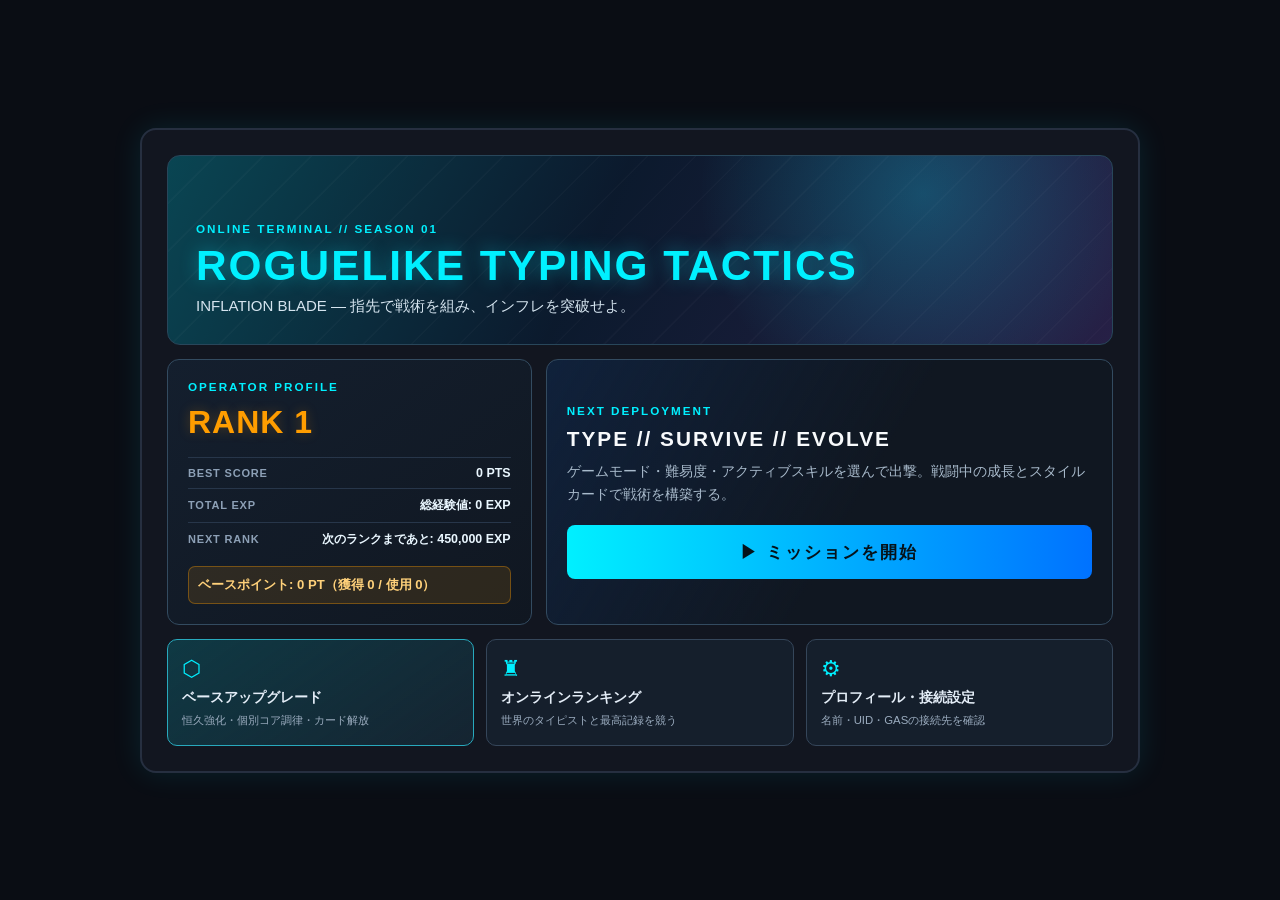
<file: index.html>
<!DOCTYPE html>
<html lang="ja">
<head>
    <meta charset="UTF-8">
    <meta name="viewport" content="width=device-width, initial-scale=1.0">
    <title>ローグライクタイピング：Infration Blade</title>
    <link rel="stylesheet" href="styles.css">
</head>
<body>

<div id="game-container">
    <div id="boss-warning">⚠️ BOSS WARNING ⚠️</div>
    <div id="effect-layer" style="position:absolute; top:0; left:0; width:100%; height:100%; pointer-events:none; z-index:80; overflow:hidden;"></div>

    <!-- 1. ロビー -->
    <div id="lobby-screen" class="screen active">
        <section class="lobby-hero">
            <div class="lobby-eyebrow">ONLINE TERMINAL // SEASON 01</div>
            <h1>ROGUELIKE TYPING TACTICS</h1>
            <p>INFLATION BLADE — 指先で戦術を組み、インフレを突破せよ。</p>
        </section>

        <div class="lobby-grid">
            <article class="lobby-player-card">
                <div class="lobby-card-label">OPERATOR PROFILE</div>
                <div class="lobby-rank" id="lobby-rank">RANK 1</div>
                <div class="lobby-score"><span>BEST SCORE</span><strong id="top-high-score">0 PTS</strong></div>
                <div class="lobby-score"><span>TOTAL EXP</span><strong id="top-total-exp">総経験値: 0 EXP</strong></div>
                <div class="lobby-score"><span>NEXT RANK</span><strong id="top-next-exp">次のランクまであと: 0 EXP</strong></div>
                <div class="lobby-points" id="top-base-points">ベースポイント: 0 PT</div>
            </article>

            <article class="lobby-mission-card">
                <div class="lobby-card-label">NEXT DEPLOYMENT</div>
                <h2>TYPE // SURVIVE // EVOLVE</h2>
                <p>ゲームモード・難易度・アクティブスキルを選んで出撃。戦闘中の成長とスタイルカードで戦術を構築する。</p>
                <button class="lobby-play-btn" type="button" onclick="enterGameSetup()">▶ ミッションを開始</button>
            </article>
        </div>

        <div class="lobby-shortcuts">
            <button class="lobby-shortcut accent" type="button" onclick="openBaseUpgradeOverlay()"><span>⬡</span><b>ベースアップグレード</b><small>恒久強化・個別コア調律・カード解放</small></button>
            <button class="lobby-shortcut" type="button" onclick="openRankingOverlay()"><span>♜</span><b>オンラインランキング</b><small>世界のタイピストと最高記録を競う</small></button>
            <button class="lobby-shortcut" type="button" onclick="openProfileOverlay()"><span>⚙</span><b>プロフィール・接続設定</b><small>名前・UID・GASの接続先を確認</small></button>
        </div>
    </div>

    <!-- 2. 出撃設定画面 -->
    <div id="setup-screen" class="screen">
        <div class="setup-header"><button class="back-lobby-btn" type="button" onclick="backToLobby()">← ロビーへ</button><h1>MISSION CONFIGURATION</h1></div>

        <div class="user-status">
            <div>現在のランク: <span id="top-rank">RANK 1</span></div>
            <div>ベースアップグレードはロビーからいつでも確認できます</div>
        </div>
        
        <div class="setup-section">
            <h3>1. ゲームモード</h3>
            <div class="grid-options modes">
                <button class="btn-opt selected" onclick="setMode('en', this)">英単語</button>
                <button class="btn-opt" onclick="setMode('ja', this)">日本語 (マルチ全対応)</button>
            </div>
        </div>

        <div class="setup-section">
            <h3>2. 難易度</h3>
            <h3>難易度によって、攻撃までの猶予時間と最終スコアの倍率が変化する</h3>
            <div class="grid-options">
                <button class="btn-opt" onclick="setDifficulty('easy', this)">イージー  倍率x0.5<small>攻撃まで15s</small></button>
                <button class="btn-opt selected" onclick="setDifficulty('normal', this)">ノーマル  倍率x1.0<small>攻撃まで5s</small></button>
                <button class="btn-opt" onclick="setDifficulty('hard', this)">ハード  倍率x1.5<small>攻撃まで4s</small></button>
                <button class="btn-opt" onclick="setDifficulty('lunatic', this)">ルナティック  倍率x2.5<small>攻撃まで3s</small></button>
                <button class="btn-opt" onclick="setDifficulty('extra', this)">エクストラ  倍率x1.0<small>攻撃まで5s、250ウェーブの魔境</small></button>
                <button class="btn-opt" onclick="setDifficulty('Phantasm', this)">ファンタズム  倍率x2.5<small>攻撃まで3s、250ウェーブの魔境</small></button>
                <button class="btn-opt endless-option" onclick="setDifficulty('endless', this)">エンドレス  倍率x1.0<small>開始時1体、以後10秒ごとに侵攻。撃破で敵・侵攻速度が強化</small></button>
            </div>
        </div>

        <div class="setup-section">
            <h3>3. アクティブスキル選択</h3>
            <h3>スキルは、TPが最大値の時にスペースかエンターを押して発動可能</h3>
            <div class="grid-options" id="skill-options"></div>
        </div>

        <button class="start-btn" onclick="startGame()">バトル画面へ進む</button>
    </div>

    <!-- 3. バトル画面 -->
    <div id="battle-screen" class="screen">
        <div id="hud-top">
            <div><strong>WAVE:</strong> <span id="hud-wave">1</span> / <span id="hud-max-wave">100</span> | <strong>LV:</strong> <span id="hud-lvl">1</span> <button id="core-cache-btn" class="core-cache-btn" type="button" onclick="openPendingLevelUps()" disabled>CORE CACHE: 0</button></div>
            <div id="state-badge" style="font-weight:bold; text-transform:uppercase;">NORMAL STATE</div>
            <div id="monitor">DPS: 0 | KPM: 0</div>
        </div>

        <div id="battle-field">
            <div id="enemies-area"></div>
            <div id="reserve-area" class="reserve-area" aria-live="polite"></div>

            <div id="typing-area">
                <div id="word-kanji"></div>
                <div id="word-target"></div>
                <input type="text" id="hidden-input" autocomplete="off">
                <p style="font-size:0.75rem; color:#a0aec0; margin-top:12px;">※あらゆるタイピング癖に対応。全角フリーズガード機能付き</p>
            </div>

            <div id="player-panel">
                <div>
                    <h4 style="margin-bottom:8px; color:var(--accent-color); letter-spacing:1px;">PLAYER STABILITY</h4>
                    <div class="bar-container"><div id="hp-bar" class="bar"></div><div class="bar-text">HP: <span id="txt-hp">100/100</span></div></div>
                    <div class="bar-container"><div id="shield-bar" class="bar"></div><div class="bar-text">SHIELD: <span id="txt-shield">600/600</span></div></div>
                    <div class="bar-container"><div id="exp-bar" class="bar"></div><div class="bar-text">NEXT LEVEL(NX): <span id="txt-exp">0%</span></div></div>
                    <div id="style-badge">スタイル未装着 (10WAVEごとに獲得)</div>
                </div>
                <div>
                    <div class="bar-container"><div id="fever-bar" class="bar"></div><div class="bar-text">FEVER LINK GAUGE</div></div>
                    <div class="bar-container"><div id="tp-bar" class="bar"></div><div class="bar-text">TECHNICAL POINT (SPACE / ENTER)</div></div>
                    <div id="active-skill-info" style="font-size:0.85rem; background:rgba(0,0,0,0.4); padding:10px; border-radius:6px; border:1px solid var(--border-color); min-height:56px;"></div>
                </div>
            </div>
        </div>
    </div>

    <!-- 3. カウントダウンレイヤー -->
    <div id="countdown-overlay" class="full-overlay">
        <div id="countdown-text">READY</div>
        <div id="countdown-sub">PRESS [ SPACE ] OR [ ENTER ] TO START</div>
    </div>

    <!-- 4. 能力コア解放モーダル -->
    <div id="lvlup-overlay" class="full-overlay">
        <h2>★ LEVEL UP ★ 能力コア解放</h2>
        <p id="lvlup-pending-info" style="color:#a0aec0; margin-bottom:15px;">全12種類の能力コアからランダムに3つがサルベージされました</p>
        <div id="lvlup-choices" style="display: flex; flex-direction: column; gap: 15px; width: 80%; max-width: 550px; margin-top:20px;"></div>
    </div>

    <!-- 5. スタイルカード選択モーダル -->
    <div id="style-overlay" class="full-overlay">
        <h2 style="color:var(--fever-color)">❖ BONUS : STYLE SELECTION ❖</h2>
        <p style="color:#a0aec0; margin-bottom: 5px;">新しい戦術スタイルを3つ探知しました。1つ選んで上書き装着してください。</p>
        <p style="color:var(--accent-color); font-size:0.8rem; margin-bottom:15px;">※装着中、カード個別の他に各レアリティの共通ステータス強化が常時反映されます！</p>
        <div class="card-container" id="style-card-options"></div>
        <button class="start-btn" style="max-width: 400px; background: #334155; color: #fff; border: 1px solid #475569;" onclick="rejectStyleCard()">入れ替えない (代わりに経験値を大量獲得)</button>
    </div>

    <!-- 6. 最終リザルト画面モーダル -->
    <div id="result-overlay" class="full-overlay" style="background: rgba(10,13,20,0.98);">
        <h2 id="res-title" style="font-size: 2.5rem; margin-bottom: 5px;">TACTICAL RESULT</h2>
        <p id="res-subtitle" style="color: var(--accent-color); font-size: 1.2rem; margin-bottom: 25px; font-weight: bold;"></p>
        
        <table class="res-table">
            <tr><td style="color: #a0aec0;">到達記録</td><td id="res-wave" class="val">0 </td></tr>
            <tr><td style="color: #a0aec0;">最高タイピング速度</td><td id="res-max-kpm" class="val" style="color: var(--fever-color);">0 KPM</td></tr>
            <tr><td style="color: #a0aec0;">正確なタイプ / ミス</td><td id="res-keys" class="val">0 / 0</td></tr>
            <tr><td style="color: #a0aec0;">タイピング精度 (手応え率)</td><td id="res-accuracy" class="val" style="color: var(--accent-color);">0.00%</td></tr>
            <tr><td style="color: #a0aec0;">総与ダメージ</td><td id="res-total-dmg" class="val">0</td></tr>
            <tr><td style="color: #a0aec0;">難易度ボーナス倍率</td><td id="res-diff-bonus" class="val">x1.0</td></tr>
            <tr style="font-size: 1.6rem; color: var(--fever-color); border-bottom: none;"><td style="padding-top: 20px; font-weight: 900;">最終スコア</td><td id="res-score" class="val" style="padding-top: 20px; font-weight: 900; text-shadow: 0 0 15px rgba(255,157,0,0.5);">0 PTS</td></tr>
            <div>ハイスコア: <span id="res-high-score">0 PTS</span></div>
            <div>ユーザーランク: <span id="res-rank">RANK 1</span></div>
            <div id="res-next-exp">次のランクまであと: 0 EXP</div>
            <div id="res-online-status" class="result-online-status">ランキング送信待機中</div>
        </table>
        
        <button class="start-btn" style="max-width: 320px;" onclick="location.reload()">タイトルに戻って再挑戦</button>
    </div>

    <!-- 7. ベースアップグレード -->
    <div id="base-overlay" class="full-overlay hub-overlay">
        <div class="hub-panel">
            <button class="modal-close" type="button" onclick="closeHubOverlay('base-overlay')" aria-label="閉じる">×</button>
            <h2>⬡ BASE UPGRADE TERMINAL</h2>
            <p id="base-point-summary" class="hub-summary"></p>
            <h3 class="hub-section-title">恒久ベース強化</h3>
            <div id="base-upgrade-list" class="base-upgrade-list"></div>
            <h3 class="hub-section-title">能力コア個別調律</h3>
            <p class="hub-note">ゲーム中のレベルアップで得られる各能力コアを、個別に最大36%まで強化します。</p>
            <div id="core-specialization-list" class="core-specialization-list"></div>
            <h3 class="hub-section-title">スタイルカード解放 <span id="style-unlock-count"></span></h3>
            <p class="hub-note">解放済みカードは、以後のスタイルカード抽選に追加されます。</p>
            <div id="style-unlock-list" class="style-unlock-list"></div>
        </div>
    </div>

    <!-- 8. オンラインランキング -->
    <div id="ranking-overlay" class="full-overlay hub-overlay">
        <div class="hub-panel ranking-panel">
            <button class="modal-close" type="button" onclick="closeHubOverlay('ranking-overlay')" aria-label="閉じる">×</button>
            <h2>♜ ONLINE RANKING</h2>
            <p id="ranking-status" class="hub-summary">ランキングを読み込んでいます…</p>
            <div class="ranking-scroll">
                <table class="ranking-table">
                    <thead><tr><th>#</th><th>ユーザー名</th><th>最高スコア</th><th>最高到達</th></tr></thead>
                    <tbody id="ranking-body"></tbody>
                </table>
            </div>
            <button class="utility-btn" type="button" onclick="loadOnlineRanking()">↻ 再読み込み</button>
        </div>
    </div>

    <!-- 9. ユーザー・GAS接続設定 -->
    <div id="profile-overlay" class="full-overlay hub-overlay">
        <div class="hub-panel profile-panel">
            <button class="modal-close" type="button" onclick="closeHubOverlay('profile-overlay')" aria-label="閉じる">×</button>
            <h2>⚙ ONLINE PROFILE & CONNECTION</h2>
            <label>ユーザー名<input id="profile-name" maxlength="20" placeholder="ランキングに表示する名前"></label>
            <label>UID <span class="locked-label">LOCKED</span><input id="profile-uid" readonly aria-readonly="true"></label>
            <label>GAS ウェブアプリ URL <span class="locked-label">LOCKED</span><input id="profile-endpoint" type="url" readonly aria-readonly="true"></label>
            <p class="hub-note">UIDは初回起動時に発行され、GAS URLはゲームに固定されています。ここで変更できるのはユーザー名だけです。</p>
            <button class="start-btn" type="button" onclick="saveOnlineProfile()">保存する</button>
        </div>
    </div>
</div>

    <script src="config.js"></script>
    <script src="game.js"></script>
    <script src="online.js"></script>
</body>
</html>
</file>
<file: styles.css>
:root {
            --bg-color: #0a0d14;
            --panel-color: #121620;
            --border-color: #262f40;
            --text-color: #e1e7f0;
            --accent-color: #00f0ff;
            --danger-color: #ff2a5f;
            --fever-color: #ff9d00;
            --sfever-color: #bd00ff;
            --rarity-b: #94a3b8;
            --rarity-a: #22c55e;
            --rarity-s: #3b82f6;
            --rarity-ss: #a855f7;
            --rarity-sss: #f43f5e;
        }
        * { box-sizing: border-box; margin: 0; padding: 0; font-family: 'Segoe UI', Meiryo, sans-serif; }
        body { background-color: var(--bg-color); color: var(--text-color); padding: 20px; display: flex; justify-content: center; align-items: center; min-height: 100vh; overflow-x: hidden; transition: background-color 0.3s; }
        
        body.fever-bg { background-color: #241400 !important; }
        body.sfever-bg { background-color: #16002c !important; }
        body.boss-bg { background-color: #20000a !important; }

        #game-container { width: 1000px; background: var(--panel-color); border: 2px solid var(--border-color); border-radius: 16px; padding: 25px; position: relative; box-shadow: 0 0 30px rgba(0,240,255,0.1); transition: all 0.2s; }
        .screen { display: none; }
        .screen.active { display: block; }
        h1, h2, h3 { text-align: center; margin-bottom: 20px; color: var(--accent-color); text-transform: uppercase; letter-spacing: 2px; }
        
        /* 設定画面 */
        .setup-section { margin-bottom: 25px; background: rgba(255,255,255,0.02); padding: 20px; border-radius: 12px; border: 1px solid var(--border-color); }
        .grid-options { display: grid; grid-template-columns: repeat(4, 1fr); gap: 12px; }
        .endless-option { border-color: #f97316; background: linear-gradient(135deg, #32160d, #1a202c); }
        .endless-option:hover { border-color: #fb923c; box-shadow: 0 0 16px rgba(249,115,22,.28); }
        .endless-bg { background: radial-gradient(circle at 50% 0%, #4a1d0b 0%, #121826 48%, #030712 100%); }
        .grid-options.modes { grid-template-columns: repeat(2, 1fr); }
        .btn-opt { background: #1a202c; border: 1px solid var(--border-color); color: var(--text-color); padding: 15px; border-radius: 8px; cursor: pointer; font-weight: bold; transition: all 0.2s; text-align: left; }
        .btn-opt:hover { background: #2d3748; border-color: var(--accent-color); }
        .btn-opt.selected { background: var(--accent-color); color: #000; border-color: var(--accent-color); box-shadow: 0 0 15px rgba(0,240,255,0.4); }
        .btn-opt small { display: block; font-size: 0.75rem; color: #a0aec0; margin-top: 4px; font-weight: normal; }
        .btn-opt.selected small { color: #1a202c; }
        
        .start-btn { display: block; width: 100%; padding: 18px; font-size: 1.4rem; background: linear-gradient(90deg, #00f0ff, #0072ff); color: black; border: none; border-radius: 8px; cursor: pointer; font-weight: bold; margin-top: 25px; text-transform: uppercase; letter-spacing: 2px; transition: transform 0.2s; text-align: center;}
        .start-btn:hover { transform: scale(1.02); box-shadow: 0 0 20px rgba(0,240,255,0.5); }

        /* バトル画面レイアウト */
        #hud-top { display: flex; justify-content: space-between; align-items: center; margin-bottom: 15px; background: rgba(0,0,0,0.4); padding: 12px 20px; border-radius: 8px; border: 1px solid var(--border-color); }
        #monitor { text-align: right; font-family: monospace; font-size: 0.95rem; color: #a0aec0; letter-spacing: 1px; }
        .core-cache-btn { margin-left: 10px; border: 1px solid #475569; background: #182334; color: #aab8c8; border-radius: 5px; padding: 5px 8px; font: bold .72rem monospace; letter-spacing: .4px; cursor: pointer; transition: .18s; }
        .core-cache-btn:not(:disabled) { color: #07141b; border-color: var(--accent-color); background: var(--accent-color); box-shadow: 0 0 12px rgba(0,240,255,.38); animation: core-cache-pulse 1s infinite alternate; }
        .core-cache-btn:disabled { cursor: default; opacity: .72; }
        @keyframes core-cache-pulse { from { filter: brightness(1); } to { filter: brightness(1.25); box-shadow: 0 0 19px rgba(0,240,255,.7); } }
        
        #battle-field { display: flex; flex-direction: column; gap: 20px; }
        
        /* エネミーエリア */
        #enemies-area { display: flex; flex-direction: row; gap: 15px; justify-content: center; min-height: 150px; }
        .reserve-area { display: none; gap: 8px; align-items: stretch; overflow-x: auto; min-height: 0; padding: 0; border-radius: 9px; }
        .reserve-area.active { display: flex; min-height: 94px; padding: 10px; border: 1px solid #5a341b; background: linear-gradient(90deg, rgba(249,115,22,.13), rgba(30,41,59,.46)); }
        .reserve-label { color: #fdba74; font: 900 .72rem monospace; letter-spacing: 1px; min-width: 82px; display: flex; align-items: center; }
        .reserve-card { width: 150px; flex: 0 0 150px; border: 1px solid #7c4323; border-radius: 7px; background: rgba(42,22,16,.9); padding: 8px; opacity: .93; }
        .reserve-card .enemy-header { font-size: .75rem; }
        .reserve-card .enemy-icon { font-size: 1.05rem; }
        .reserve-card .enemy-name { font-size: .72rem; }
        .reserve-card .enemy-timer { font-size: .95rem; color: #fb923c; }
        .enemy-card { flex: 1; max-width: 310px; background: #151b26; border: 2px solid var(--border-color); border-radius: 10px; padding: 12px; display: flex; flex-direction: column; justify-content: space-between; gap: 8px; position: relative; transition: all 0.2s; cursor: pointer; }
        .enemy-card.target { border-color: var(--accent-color); box-shadow: 0 0 15px rgba(0,240,255,0.2); background: #1c2433; }
        .enemy-header { display: flex; align-items: center; justify-content: space-between; gap: 6px; }
        .enemy-title-set { display: flex; align-items: center; gap: 8px; overflow: hidden; }
        .enemy-icon { font-size: 1.5rem; }
        .enemy-name { font-weight: bold; font-size: 0.95rem; white-space: nowrap; overflow: hidden; text-overflow: ellipsis; }
        .enemy-role-badge { font-size: 0.7rem; padding: 2px 6px; border-radius: 4px; background: #2d3748; color: #e2e8f0; white-space: nowrap; }
        .enemy-bars { width: 100%; }
        .enemy-timer { font-size: 1.4rem; font-family: monospace; font-weight: bold; color: var(--danger-color); text-align: left; }

        /* タイピングエリア */
        #typing-area { background: rgba(0,0,0,0.5); padding: 25px; border-radius: 12px; border: 1px solid var(--border-color); text-align: center; position: relative; transition: transform 0.05s ease-out; }
        #word-kanji { font-size: 1.6rem; margin-bottom: 8px; color: #cbd5e1; font-weight: bold; min-height: 1.6rem; letter-spacing: 1px; }
        #word-target { font-size: 2.5rem; font-family: monospace; letter-spacing: 3px; font-weight: bold; }
        .char-typed { color: #4a5568; }
        .char-current { color: #000; background: var(--accent-color); border-radius: 4px; padding: 0 4px; box-shadow: 0 0 10px var(--accent-color); }
        #hidden-input { position: absolute; opacity: 0; left: -9999px; }

        /* プレイヤーステータス */
        #player-panel { background: rgba(0,0,0,0.3); border: 1px solid var(--border-color); border-radius: 12px; padding: 20px; display: grid; grid-template-columns: 1fr 1fr; gap: 25px; position: relative; }
        .bar-container { margin-bottom: 10px; position: relative; background: #141a24; border-radius: 6px; height: 26px; overflow: hidden; border: 1px solid #2d3748; }
        .bar { height: 100%; width: 100%; transition: width 0.1s linear; }
        .bar-text { position: absolute; width: 100%; text-align: center; top: 0; left: 0; line-height: 26px; font-size: 0.85rem; font-weight: bold; color: #fff; text-shadow: 1px 1px 3px #000; letter-spacing: 1px; }
        #hp-bar { background: #10b981; }
        #shield-bar { background: #3b82f6; }
        #tp-bar { background: #f59e0b; }
        #fever-bar { background: var(--fever-color); width: 0%; }
        #exp-bar { background: #8b5cf6; }

        /* スタイル表示用バッジ */
        #style-badge { background: #1e293b; border: 1px solid var(--border-color); padding: 8px 12px; border-radius: 6px; font-size: 0.85rem; margin-top: 10px; color: #94a3b8; line-height: 1.4; }
        #style-badge.has-style { border-color: var(--accent-color); color: #fff; }

        /* 特殊演出 */
        .fever-active { border-color: var(--fever-color) !important; animation: pulse 0.8s infinite alternate; }
        .sfever-active { border-color: var(--sfever-color) !important; animation: pulse-super 0.4s infinite alternate; }
        @keyframes pulse { 0% { box-shadow: 0 0 10px rgba(255,157,0,0.2); } 100% { box-shadow: 0 0 25px rgba(255,157,0,0.7); } }
        @keyframes pulse-super { 0% { box-shadow: 0 0 15px rgba(189,0,255,0.4); } 100% { box-shadow: 0 0 35px rgba(255,0,210,0.9); } }
        
        .screen-flash { animation: flashRed 0.25s cubic-bezier(0.36, 0.07, 0.19, 0.97) both; }
        @keyframes flashRed { 0%, 100% { transform: translateX(0); box-shadow: inset 0 0px 0px rgba(255,0,0,0); } 20%, 60% { transform: translateX(-6px); box-shadow: inset 0 0 50px rgba(255,42,95,0.5); } 40%, 80% { transform: translateX(6px); box-shadow: inset 0 0 50px rgba(255,42,95,0.5); } }
        
        /* 浮遊ダメージ */
        .dmg-num { position: absolute; color: #fff; font-weight: 900; font-size: 2.2rem; pointer-events: none; animation: floatUpNew 0.5s ease-out forwards; text-shadow: 2px 2px 0px #000, 0 0 10px rgba(255,255,255,0.6); z-index: 85; }
        .dmg-num.critical-dmg { color: #ffe600; font-size: 3.2rem; text-shadow: 3px 3px 0px #ff004c, 0 0 20px #ffe600; animation: criticalFloatNew 0.6s cubic-bezier(0.175, 0.885, 0.32, 1.275) forwards; }
        .dmg-num.player-dmg { color: #ff2a5f; font-size: 2.4rem; text-shadow: 2px 2px 0px #000, 0 0 12px rgba(255,42,95,0.8); animation: playerFloatNew 0.55s ease-out forwards; }
        
        @keyframes floatUpNew { 0% { opacity: 1; transform: translate(-50%, 0) scale(0.7); } 100% { opacity: 0; transform: translate(-50%, -60px) scale(1.1); } }
        @keyframes criticalFloatNew { 0% { opacity: 1; transform: translate(-50%, 0) scale(0.5) rotate(-15deg); } 30% { transform: translate(-50%, -30px) scale(1.3) rotate(10deg); } 100% { opacity: 0; transform: translate(-50%, -80px) scale(1.0) rotate(0deg); } }
        @keyframes playerFloatNew { 0% { opacity: 1; transform: translate(-50%, 0) scale(0.8); } 100% { opacity: 0; transform: translate(-50%, -50px) scale(1.1); } }

        #boss-warning { position: absolute; top: 38%; left: 0; width: 100%; background: linear-gradient(90deg, rgba(255,0,95,0) 0%, rgba(255,0,95,0.9) 20%, rgba(255,0,95,0.9) 80%, rgba(255,0,95,0) 100%); color: white; font-size: 3.5rem; font-weight: 900; text-align: center; padding: 25px 0; z-index: 100; display: none; letter-spacing: 6px; box-shadow: 0 0 40px rgba(255,0,95,0.6); text-shadow: 3px 3px 0px #000; animation: alertBlink 0.4s infinite alternate; }
        @keyframes alertBlink { 0% { opacity: 0.4; } 100% { opacity: 1; transform: scale(1.02); } }

        /* 特殊状態オーバーレイ */
        .full-overlay { position: absolute; top:0; left:0; width:100%; height:100%; background: rgba(5,7,12,0.95); border-radius:16px; display:none; flex-direction:column; justify-content:center; align-items:center; z-index:90; padding: 40px; }
        #countdown-overlay { font-size: 3.5rem; font-weight: 900; color: var(--accent-color); text-shadow: 0 0 20px var(--accent-color); text-align: center; letter-spacing: 2px; }
        #countdown-sub { font-size: 1.2rem; color: #a0aec0; margin-top: 15px; font-weight: normal; letter-spacing: 1px; }
        
        .card-container { display: flex; gap: 20px; width: 100%; justify-content: center; margin-top: 20px; margin-bottom: 25px; }
        .style-card-select { background: #1e293b; border: 2px solid var(--border-color); border-radius: 12px; padding: 20px; width: 260px; text-align: center; cursor: pointer; transition: all 0.2s; display: flex; flex-direction: column; justify-content: space-between; }
        .style-card-select:hover { transform: translateY(-5px); box-shadow: 0 5px 20px rgba(255,255,255,0.1); }
        .style-card-select.B { border-color: var(--rarity-b); box-shadow: inset 0 0 8px rgba(148,163,184,0.12); }
        .style-card-select.A { border-color: var(--rarity-a); box-shadow: inset 0 0 10px rgba(34,197,94,0.1); }
        .style-card-select.S { border-color: var(--rarity-s); box-shadow: inset 0 0 15px rgba(59,130,246,0.1); }
        .style-card-select.SS { border-color: var(--rarity-ss); box-shadow: inset 0 0 25px rgba(168,85,247,0.2); animation: pulse-super 1s infinite alternate; }
        .style-card-select.SSS { border-color: var(--rarity-sss); background: linear-gradient(145deg, #32101d, #1e293b); box-shadow: inset 0 0 28px rgba(244,63,94,.24), 0 0 18px rgba(244,63,94,.22); animation: pulse-sss .55s infinite alternate; }
        @keyframes pulse-sss { 0% { box-shadow: inset 0 0 16px rgba(244,63,94,.18), 0 0 9px rgba(244,63,94,.24); } 100% { box-shadow: inset 0 0 34px rgba(244,63,94,.4), 0 0 26px rgba(251,191,36,.45); } }
        
        .badge-rarity { font-weight: 900; font-size: 1.3rem; margin-bottom: 10px; display: inline-block; padding: 2px 10px; border-radius: 4px; color: #fff;}
        .badge-rarity.B { background: var(--rarity-b); color: #0f172a; }
        .badge-rarity.A { background: var(--rarity-a); }
        .badge-rarity.S { background: var(--rarity-s); }
        .badge-rarity.SS { background: var(--rarity-ss); }
        .badge-rarity.SSS { background: linear-gradient(90deg, var(--rarity-sss), #f59e0b); text-shadow: 0 1px 3px #410015; }

        /* リザルト用テーブル */
        .res-table { width: 80%; max-width: 500px; border-collapse: collapse; margin-bottom: 30px; font-size: 1.1rem; }
        .res-table tr { border-bottom: 1px solid var(--border-color); }
        .res-table td { padding: 12px 0; }
        .res-table td.val { text-align: right; font-weight: bold; }
        .result-online-status { color: #94a3b8; font-size: .8rem; padding-top: 8px; }

        /* ロビー：既存のサイバー感を保ったゲームハブ */
        .lobby-hero { min-height: 190px; display: flex; flex-direction: column; justify-content: flex-end; padding: 28px; border: 1px solid #28465a; border-radius: 13px; overflow: hidden; position: relative; background: linear-gradient(115deg, rgba(0,240,255,.22), rgba(0,114,255,.05) 45%, rgba(168,85,247,.17)), radial-gradient(circle at 80% 20%, rgba(0,240,255,.25), transparent 29%), #0c1522; }
        .lobby-hero::before { content: ''; position: absolute; inset: 0; background: repeating-linear-gradient(135deg, transparent 0 32px, rgba(255,255,255,.025) 33px 34px); pointer-events: none; }
        .lobby-hero > * { position: relative; }
        .lobby-eyebrow, .lobby-card-label { color: var(--accent-color); font-size: .73rem; font-weight: 900; letter-spacing: 2px; }
        .lobby-hero h1 { font-size: clamp(1.65rem, 4vw, 2.65rem); text-align: left; margin: 7px 0; text-shadow: 0 0 18px rgba(0,240,255,.36); }
        .lobby-hero p { color: #d5e4ef; font-size: .94rem; }
        .lobby-grid { display: grid; grid-template-columns: .9fr 1.4fr; gap: 14px; margin-top: 14px; }
        .lobby-player-card, .lobby-mission-card { border: 1px solid #334b60; border-radius: 12px; padding: 20px; background: linear-gradient(145deg, #141f2e, #101721); }
        .lobby-rank { color: var(--fever-color); font-size: 2rem; font-weight: 900; letter-spacing: 1px; margin: 11px 0 16px; text-shadow: 0 0 12px rgba(255,157,0,.25); }
        .lobby-score { display: flex; align-items: baseline; justify-content: space-between; gap: 8px; border-top: 1px solid #27364a; padding: 8px 0; }
        .lobby-score span { color: #8da0b6; font-size: .69rem; font-weight: 800; letter-spacing: .8px; }
        .lobby-score strong { color: #eaf7ff; text-align: right; font-size: .78rem; }
        .lobby-points { background: rgba(255,157,0,.12); border: 1px solid rgba(255,157,0,.35); color: #ffd17a; border-radius: 7px; padding: 9px; margin-top: 10px; font-size: .82rem; font-weight: bold; }
        .lobby-mission-card { display: flex; flex-direction: column; justify-content: center; background: linear-gradient(120deg, rgba(0,114,255,.12), #101721 55%); }
        .lobby-mission-card h2 { color: #f8fafc; font-size: 1.3rem; text-align: left; margin: 10px 0; }
        .lobby-mission-card p { color: #a8bacb; line-height: 1.65; font-size: .85rem; max-width: 550px; }
        .lobby-play-btn { margin-top: 19px; width: 100%; border: 0; border-radius: 8px; background: linear-gradient(90deg, #00f0ff, #0072ff); color: #05131b; padding: 15px; font-size: 1.08rem; letter-spacing: 2px; font-weight: 900; cursor: pointer; transition: .2s; }
        .lobby-play-btn:hover { transform: translateY(-2px); box-shadow: 0 0 22px rgba(0,240,255,.42); }
        .lobby-shortcuts { display: grid; grid-template-columns: repeat(3, 1fr); gap: 12px; margin-top: 14px; }
        .lobby-shortcut { text-align: left; border: 1px solid #35465a; border-radius: 10px; background: #151f2c; color: #e4edf7; padding: 14px; cursor: pointer; transition: .2s; min-height: 107px; }
        .lobby-shortcut:hover { transform: translateY(-3px); border-color: var(--accent-color); box-shadow: 0 8px 20px rgba(0,0,0,.28); }
        .lobby-shortcut.accent { background: linear-gradient(145deg, rgba(0,240,255,.16), #152431); border-color: #28a9bd; }
        .lobby-shortcut span { display: block; color: var(--accent-color); font-size: 1.35rem; margin-bottom: 7px; }
        .lobby-shortcut b, .lobby-shortcut small { display: block; }
        .lobby-shortcut b { font-size: .87rem; margin-bottom: 6px; }
        .lobby-shortcut small { color: #9bacbf; font-size: .71rem; line-height: 1.4; }
        .setup-header { display: flex; align-items: center; margin-bottom: 18px; }
        .setup-header h1 { flex: 1; margin: 0; font-size: 1.5rem; }
        .back-lobby-btn { border: 1px solid #475569; background: #172233; color: #d9e8f4; border-radius: 6px; padding: 9px 11px; cursor: pointer; }
        .back-lobby-btn:hover { border-color: var(--accent-color); color: var(--accent-color); }

        /* オンライン / 恒久強化ハブ */
        .title-actions { display: grid; grid-template-columns: repeat(3, 1fr); gap: 10px; margin: 16px 0 22px; }
        .utility-btn { appearance: none; border: 1px solid var(--accent-color); background: rgba(0, 240, 255, 0.08); color: var(--accent-color); padding: 11px 13px; border-radius: 7px; font-weight: bold; cursor: pointer; transition: 0.2s; }
        .utility-btn:hover { background: var(--accent-color); color: #061017; box-shadow: 0 0 14px rgba(0,240,255,.35); }
        .utility-btn.secondary { border-color: #64748b; color: #cbd5e1; background: rgba(100,116,139,.1); }
        .utility-btn.secondary:hover { background: #64748b; color: #fff; box-shadow: none; }
        .hub-overlay { justify-content: flex-start; overflow-y: auto; padding: 22px; }
        .hub-panel { width: min(920px, 100%); background: #0f1622; border: 1px solid #334155; border-radius: 14px; padding: 26px; position: relative; box-shadow: 0 0 36px rgba(0,240,255,.12); }
        .hub-panel h2 { font-size: 1.45rem; margin: 0 28px 8px 0; }
        .hub-summary { color: #cbd5e1; text-align: center; margin: 0 0 16px; line-height: 1.55; }
        .hub-section-title { color: var(--accent-color); font-size: 1rem; text-align: left; margin: 24px 0 10px; letter-spacing: 1px; }
        .hub-note { color: #94a3b8; font-size: .8rem; line-height: 1.5; margin: -3px 0 12px; }
        .modal-close { position: absolute; top: 10px; right: 12px; width: 34px; height: 34px; border: 1px solid #475569; border-radius: 50%; background: #182334; color: #e2e8f0; font-size: 1.4rem; line-height: 1; cursor: pointer; }
        .modal-close:hover { color: #fff; border-color: var(--danger-color); background: #4c1224; }
        .base-upgrade-list { display: grid; grid-template-columns: repeat(2, minmax(0, 1fr)); gap: 10px; }
        .core-specialization-list { display: grid; grid-template-columns: repeat(3, minmax(0, 1fr)); gap: 9px; }
        .base-upgrade-card, .unlock-card { border: 1px solid #334155; background: #131d2c; border-radius: 9px; padding: 13px; }
        .base-upgrade-card { display: grid; grid-template-columns: 1fr auto; gap: 10px; align-items: center; }
        .base-upgrade-card.infinite-upgrade { border-color: #7c2d52; background: linear-gradient(135deg, rgba(244,63,94,.12), #131d2c 58%); }
        .base-upgrade-card.infinite-upgrade h4 { color: #fda4af; }
        .base-upgrade-card h4, .unlock-card h4 { color: #f8fafc; font-size: .95rem; margin-bottom: 5px; }
        .base-upgrade-card p, .unlock-card p { color: #aab6c7; font-size: .78rem; line-height: 1.45; }
        .base-upgrade-card .level-info { color: var(--fever-color); font-size: .76rem; margin-top: 6px; font-weight: bold; }
        .purchase-btn { align-self: center; white-space: nowrap; border: 1px solid #475569; background: #1e293b; color: #e2e8f0; border-radius: 6px; padding: 8px 10px; cursor: pointer; font-weight: bold; }
        .purchase-btn:hover:not(:disabled) { border-color: var(--accent-color); color: var(--accent-color); }
        .purchase-btn:disabled { opacity: .45; cursor: default; }
        .style-unlock-list { display: grid; grid-template-columns: repeat(2, minmax(0, 1fr)); gap: 9px; }
        .unlock-card { display: grid; grid-template-columns: 1fr auto; gap: 8px; align-items: center; border-left-width: 4px; }
        .unlock-card.B { border-left-color: var(--rarity-b); }
        .unlock-card.A { border-left-color: var(--rarity-a); }
        .unlock-card.S { border-left-color: var(--rarity-s); }
        .unlock-card.SS { border-left-color: var(--rarity-ss); }
        .unlock-card.SSS { border-left-color: var(--rarity-sss); background: linear-gradient(135deg, rgba(244,63,94,.12), #131d2c); }
        .rarity-label { display: inline-block; border-radius: 4px; font-size: .7rem; padding: 2px 5px; margin-right: 6px; color: #fff; font-weight: 900; }
        .rarity-label.B { background: var(--rarity-b); color: #0f172a; }
        .rarity-label.A { background: var(--rarity-a); }
        .rarity-label.S { background: var(--rarity-s); }
        .rarity-label.SS { background: var(--rarity-ss); }
        .rarity-label.SSS { background: linear-gradient(90deg, var(--rarity-sss), #f59e0b); }
        .unlock-card.unlocked { background: rgba(34,197,94,.08); }
        .unlock-card.unlocked .purchase-btn { color: #86efac; border-color: #166534; }
        .core-specialization-card { border: 1px solid #334155; border-radius: 8px; background: #111b29; padding: 11px; display: grid; gap: 7px; }
        .core-specialization-card h4 { color: #e8f7ff; font-size: .83rem; }
        .core-specialization-card p { color: #98aac0; font-size: .71rem; line-height: 1.4; }
        .core-specialization-card .purchase-btn { justify-self: stretch; padding: 7px; }
        .ranking-scroll { max-height: 430px; overflow-y: auto; border: 1px solid #334155; border-radius: 9px; margin: 15px 0; }
        .ranking-table { width: 100%; border-collapse: collapse; font-size: .92rem; }
        .ranking-table th { background: #1e293b; color: #94a3b8; text-align: left; position: sticky; top: 0; }
        .ranking-table th, .ranking-table td { padding: 11px 13px; border-bottom: 1px solid #263346; }
        .ranking-table td:nth-child(1), .ranking-table td:nth-child(3), .ranking-table td:nth-child(4) { text-align: right; font-variant-numeric: tabular-nums; }
        .ranking-table tr.me { background: rgba(0,240,255,.11); }
        .profile-panel label { display: block; color: #cbd5e1; font-weight: bold; font-size: .88rem; margin: 16px 0 0; }
        .profile-panel input { display: block; width: 100%; margin-top: 7px; border: 1px solid #475569; border-radius: 7px; background: #0b111b; color: #f8fafc; padding: 11px; font: inherit; }
        .profile-panel input:focus { outline: 2px solid rgba(0,240,255,.4); border-color: var(--accent-color); }
        .profile-panel input[readonly] { color: #8fa0b2; background: #111824; border-color: #334155; cursor: not-allowed; }
        .locked-label { margin-left: 6px; border: 1px solid #9f1239; color: #fda4af; background: #3f0b1e; border-radius: 4px; padding: 2px 5px; font: 800 .62rem monospace; letter-spacing: .4px; }
        .profile-panel .start-btn { font-size: 1rem; padding: 13px; }

        @media (max-width: 760px) {
            body { padding: 8px; }
            #game-container { width: 100%; padding: 14px; }
            .grid-options, .title-actions, .base-upgrade-list, .style-unlock-list, .core-specialization-list, .lobby-grid, .lobby-shortcuts { grid-template-columns: 1fr; }
            #hud-top, #player-panel { grid-template-columns: 1fr; display: grid; gap: 9px; }
            #monitor { text-align: left; }
            #enemies-area { flex-direction: column; }
            .reserve-area.active { flex-direction: row; }
            .enemy-card { max-width: none; }
            .card-container { flex-direction: column; align-items: center; }
            .full-overlay { padding: 13px; }
            .hub-panel { padding: 20px 15px; }
        }
</file>
